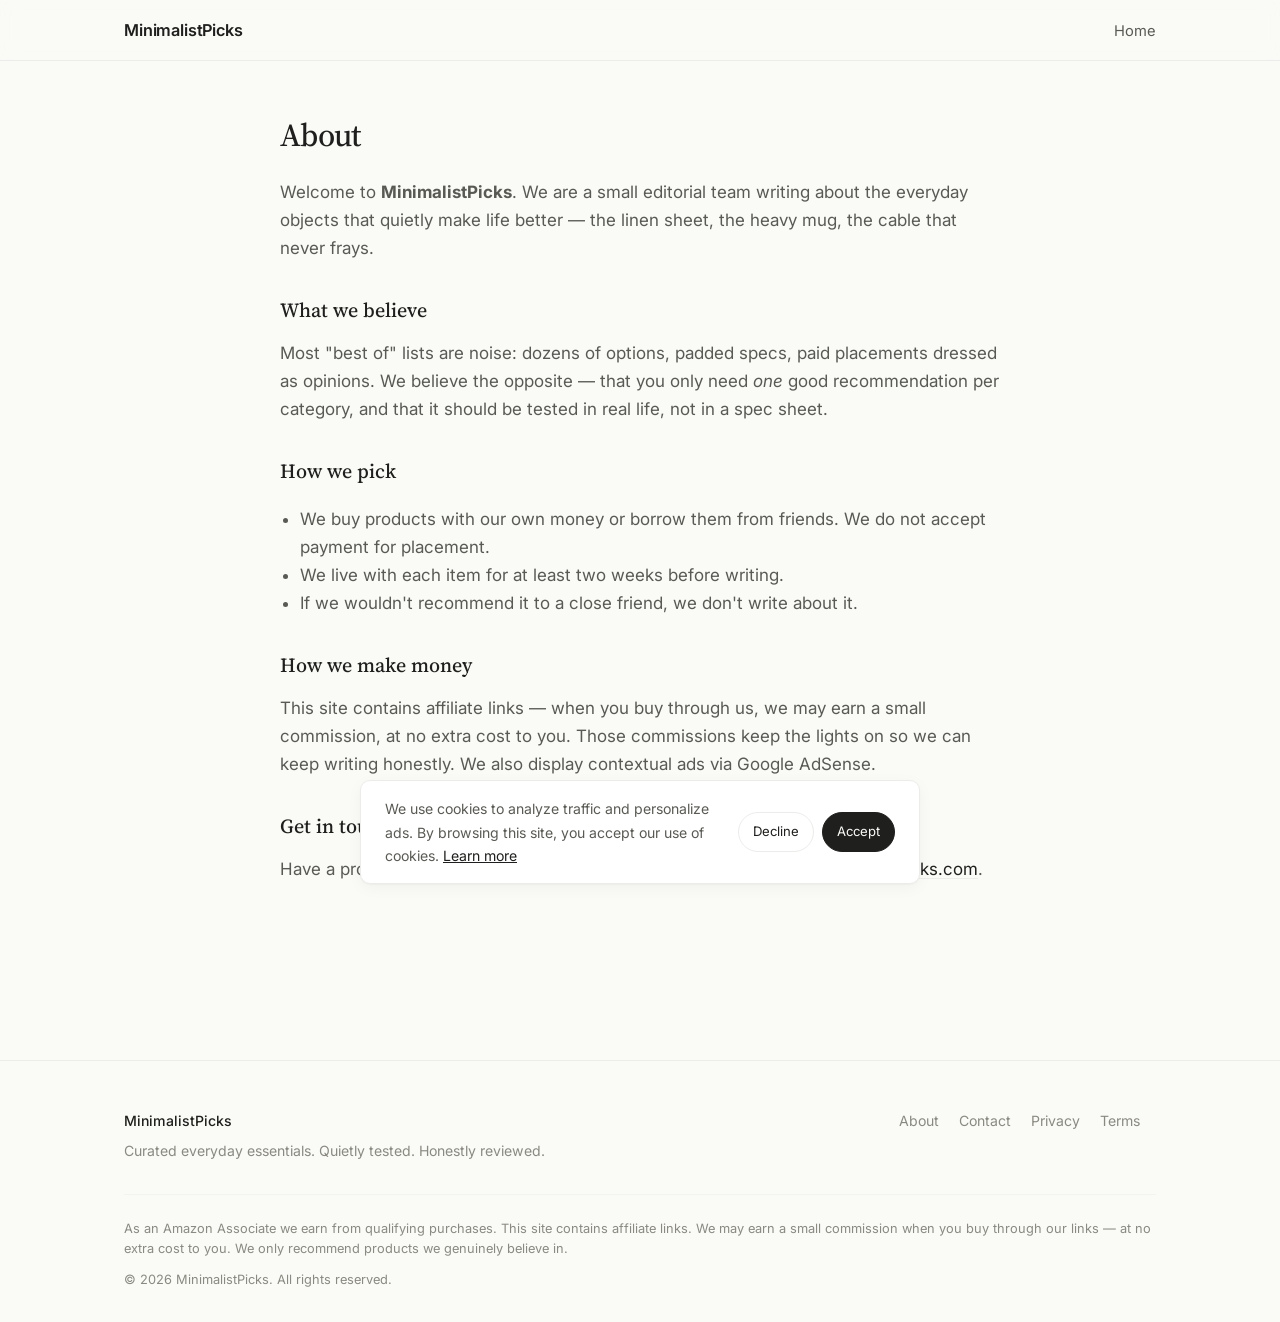
<file: about.html>
<!doctype html>
<html lang="en">
<head>
  <meta charset="utf-8">
  <meta name="viewport" content="width=device-width, initial-scale=1, viewport-fit=cover">
  <meta name="theme-color" content="#fafaf7" media="(prefers-color-scheme: light)">
  <meta name="theme-color" content="#15161a" media="(prefers-color-scheme: dark)">
  <meta name="description" content="About MinimalistPicks — our editorial philosophy and how we choose products.">
  <title>About · MinimalistPicks</title>

  <link rel="preconnect" href="https://fonts.googleapis.com" crossorigin>
  <link rel="preconnect" href="https://fonts.gstatic.com" crossorigin>
  <link href="https://fonts.googleapis.com/css2?family=Inter:wght@400;500;600&family=Source+Serif+Pro:wght@400;500&display=swap" rel="stylesheet">
  <link rel="icon" type="image/svg+xml" href="data:image/svg+xml,%3Csvg xmlns='http://www.w3.org/2000/svg' viewBox='0 0 32 32'%3E%3Crect width='32' height='32' rx='8' fill='%231f1f1d'/%3E%3Ctext x='16' y='22' font-family='Georgia,serif' font-size='20' text-anchor='middle' fill='%23fafaf7'%3EM%3C/text%3E%3C/svg%3E">
  <link rel="stylesheet" href="assets/style.css">
</head>
<body data-page="legal">

  <div data-site-header></div>

  <main>
    <div class="container container--narrow legal-body">
      <h1 data-page-title>About</h1>
      <p>Welcome to <strong data-fill="siteName">MinimalistPicks</strong>. We are a small editorial team writing about the everyday objects that quietly make life better — the linen sheet, the heavy mug, the cable that never frays.</p>

      <h2>What we believe</h2>
      <p>Most "best of" lists are noise: dozens of options, padded specs, paid placements dressed as opinions. We believe the opposite — that you only need <em>one</em> good recommendation per category, and that it should be tested in real life, not in a spec sheet.</p>

      <h2>How we pick</h2>
      <ul>
        <li>We buy products with our own money or borrow them from friends. We do not accept payment for placement.</li>
        <li>We live with each item for at least two weeks before writing.</li>
        <li>If we wouldn't recommend it to a close friend, we don't write about it.</li>
      </ul>

      <h2>How we make money</h2>
      <p>This site contains affiliate links — when you buy through us, we may earn a small commission, at no extra cost to you. Those commissions keep the lights on so we can keep writing honestly. We also display contextual ads via Google AdSense.</p>

      <h2>Get in touch</h2>
      <p>Have a product we should test, or a story to share? Write to <a data-fill="contactEmail" href="#"></a>.</p>
    </div>
  </main>

  <div data-site-footer></div>

  <script src="config.js"></script>
  <script src="articles.js"></script>
  <script src="assets/main.js" defer></script>
  <script>
    // Fix mailto link after hydration
    document.addEventListener('DOMContentLoaded', () => {
      setTimeout(() => {
        const a = document.querySelector('a[data-fill="contactEmail"]');
        if (a) a.href = 'mailto:' + (window.SITE_CONFIG?.contactEmail || '');
      }, 0);
    });
  </script>
</body>
</html>
</file>
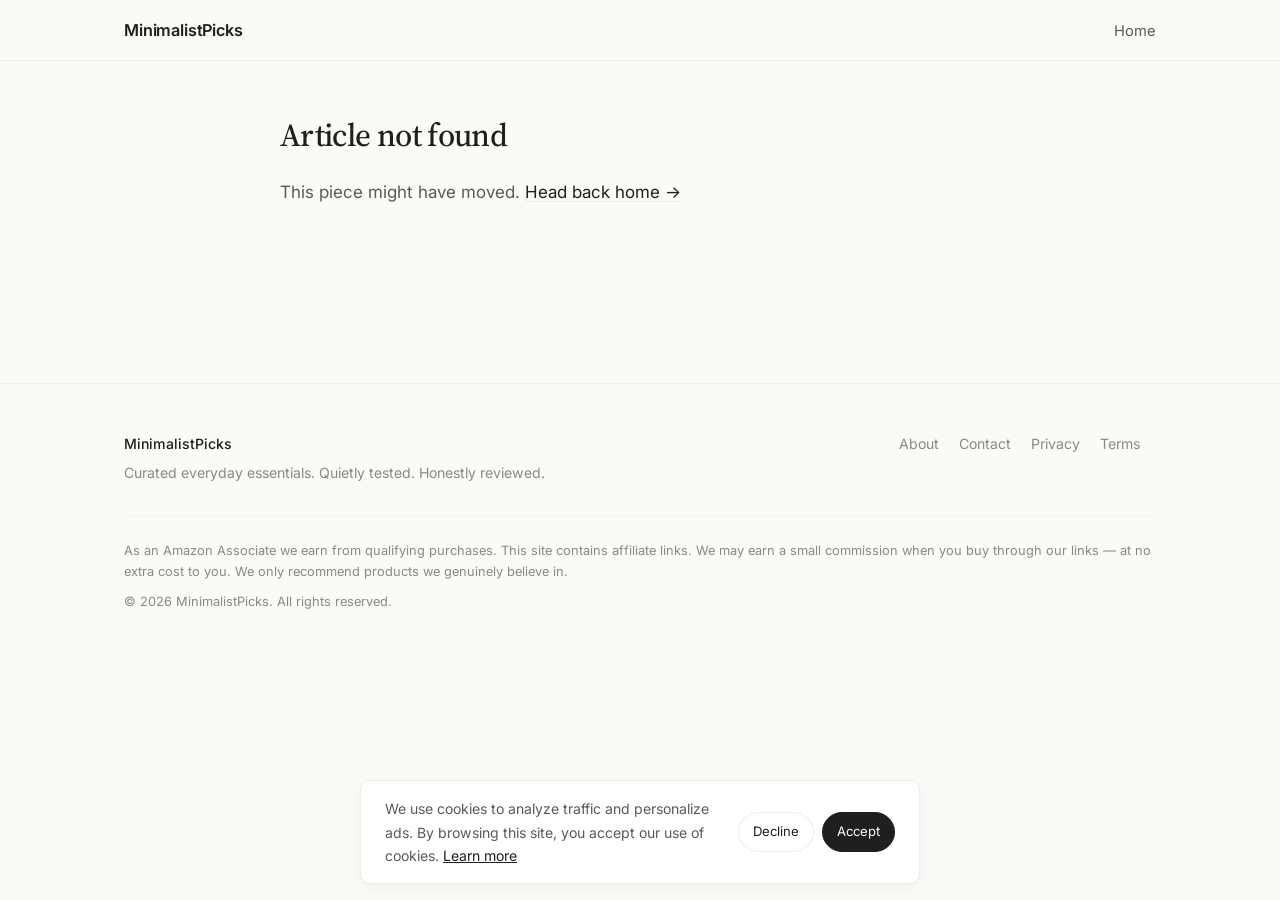
<file: article.html>
<!doctype html>
<html lang="en">
<head>
  <meta charset="utf-8">
  <meta name="viewport" content="width=device-width, initial-scale=1, viewport-fit=cover">
  <meta name="theme-color" content="#fafaf7" media="(prefers-color-scheme: light)">
  <meta name="theme-color" content="#15161a" media="(prefers-color-scheme: dark)">
  <meta name="description" content="">
  <title>MinimalistPicks</title>

  <link rel="preconnect" href="https://images.unsplash.com" crossorigin>
  <link rel="preconnect" href="https://fonts.googleapis.com" crossorigin>
  <link rel="preconnect" href="https://fonts.gstatic.com" crossorigin>
  <link href="https://fonts.googleapis.com/css2?family=Inter:wght@400;500;600&family=Source+Serif+Pro:wght@400;500&display=swap" rel="stylesheet">

  <link rel="icon" type="image/svg+xml" href="data:image/svg+xml,%3Csvg xmlns='http://www.w3.org/2000/svg' viewBox='0 0 32 32'%3E%3Crect width='32' height='32' rx='8' fill='%231f1f1d'/%3E%3Ctext x='16' y='22' font-family='Georgia,serif' font-size='20' text-anchor='middle' fill='%23fafaf7'%3EM%3C/text%3E%3C/svg%3E">

  <link rel="stylesheet" href="assets/style.css">
</head>
<body data-page="article">

  <div data-site-header></div>

  <main data-article-root></main>

  <div data-site-footer></div>

  <script src="config.js"></script>
  <script src="articles.js"></script>
  <script src="assets/main.js" defer></script>
</body>
</html>
</file>
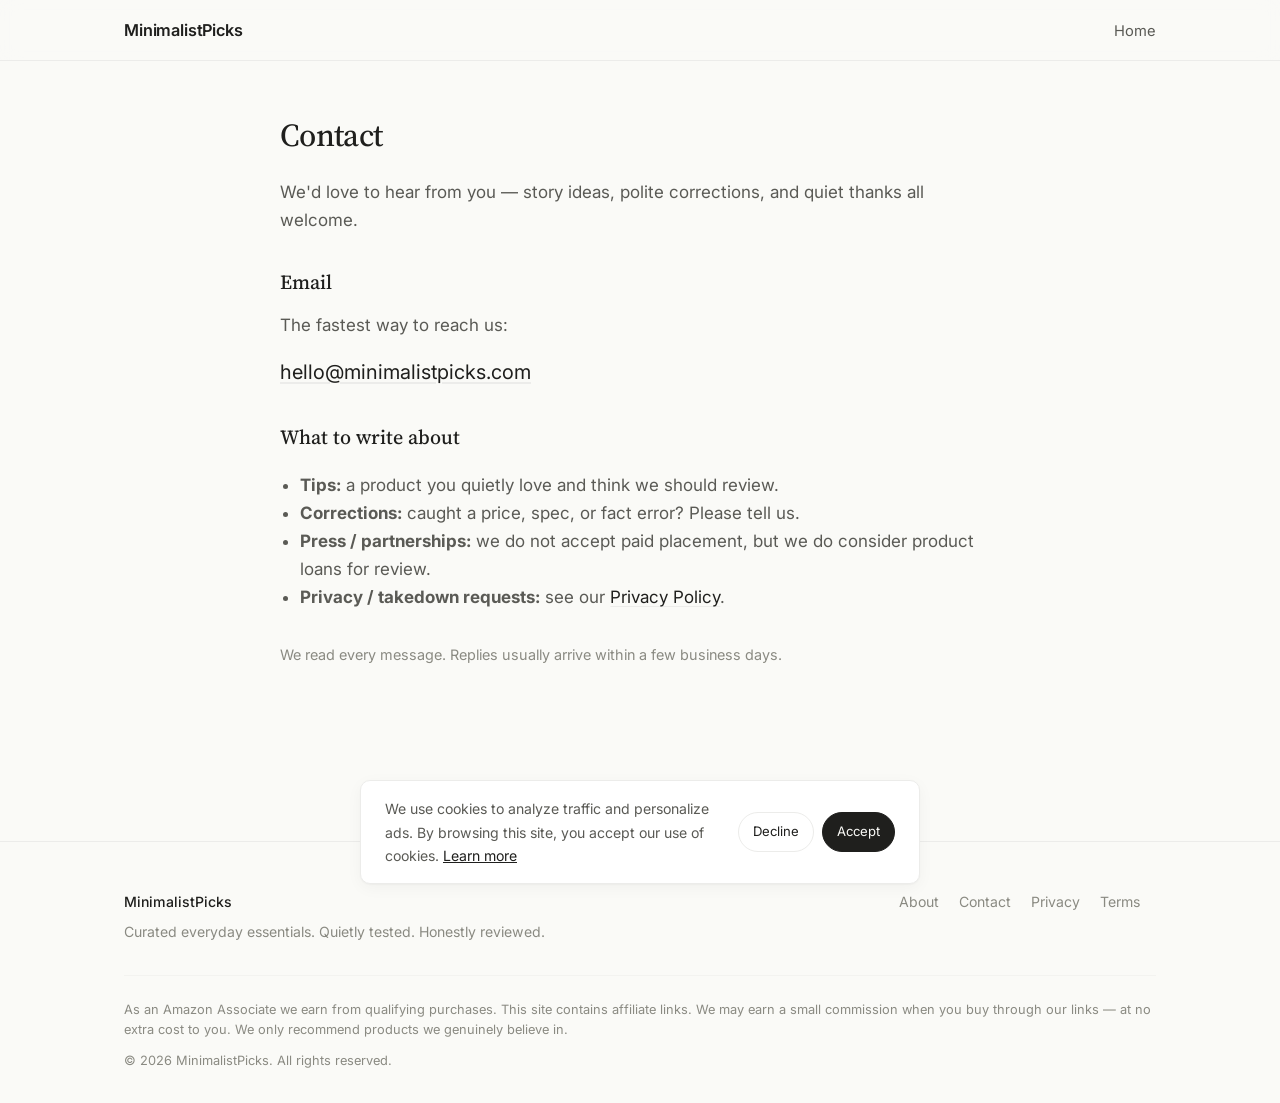
<file: contact.html>
<!doctype html>
<html lang="en">
<head>
  <meta charset="utf-8">
  <meta name="viewport" content="width=device-width, initial-scale=1, viewport-fit=cover">
  <meta name="theme-color" content="#fafaf7" media="(prefers-color-scheme: light)">
  <meta name="theme-color" content="#15161a" media="(prefers-color-scheme: dark)">
  <meta name="description" content="Contact MinimalistPicks — tips, corrections, partnerships.">
  <title>Contact · MinimalistPicks</title>

  <link rel="preconnect" href="https://fonts.googleapis.com" crossorigin>
  <link rel="preconnect" href="https://fonts.gstatic.com" crossorigin>
  <link href="https://fonts.googleapis.com/css2?family=Inter:wght@400;500;600&family=Source+Serif+Pro:wght@400;500&display=swap" rel="stylesheet">
  <link rel="icon" type="image/svg+xml" href="data:image/svg+xml,%3Csvg xmlns='http://www.w3.org/2000/svg' viewBox='0 0 32 32'%3E%3Crect width='32' height='32' rx='8' fill='%231f1f1d'/%3E%3Ctext x='16' y='22' font-family='Georgia,serif' font-size='20' text-anchor='middle' fill='%23fafaf7'%3EM%3C/text%3E%3C/svg%3E">
  <link rel="stylesheet" href="assets/style.css">
</head>
<body data-page="legal">

  <div data-site-header></div>

  <main>
    <div class="container container--narrow legal-body">
      <h1 data-page-title>Contact</h1>
      <p>We'd love to hear from you — story ideas, polite corrections, and quiet thanks all welcome.</p>

      <h2>Email</h2>
      <p>The fastest way to reach us:</p>
      <p style="font-size:1.25rem;">
        <a data-fill="contactEmail" id="ce" href="#"></a>
      </p>

      <h2>What to write about</h2>
      <ul>
        <li><strong>Tips:</strong> a product you quietly love and think we should review.</li>
        <li><strong>Corrections:</strong> caught a price, spec, or fact error? Please tell us.</li>
        <li><strong>Press / partnerships:</strong> we do not accept paid placement, but we do consider product loans for review.</li>
        <li><strong>Privacy / takedown requests:</strong> see our <a href="privacy.html">Privacy Policy</a>.</li>
      </ul>

      <p style="margin-top:32px;color:var(--c-ink-muted);font-size:.9rem;">We read every message. Replies usually arrive within a few business days.</p>
    </div>
  </main>

  <div data-site-footer></div>

  <script src="config.js"></script>
  <script src="articles.js"></script>
  <script src="assets/main.js" defer></script>
  <script>
    document.addEventListener('DOMContentLoaded', () => {
      setTimeout(() => {
        const a = document.getElementById('ce');
        if (a) a.href = 'mailto:' + (window.SITE_CONFIG?.contactEmail || '');
      }, 0);
    });
  </script>
</body>
</html>
</file>
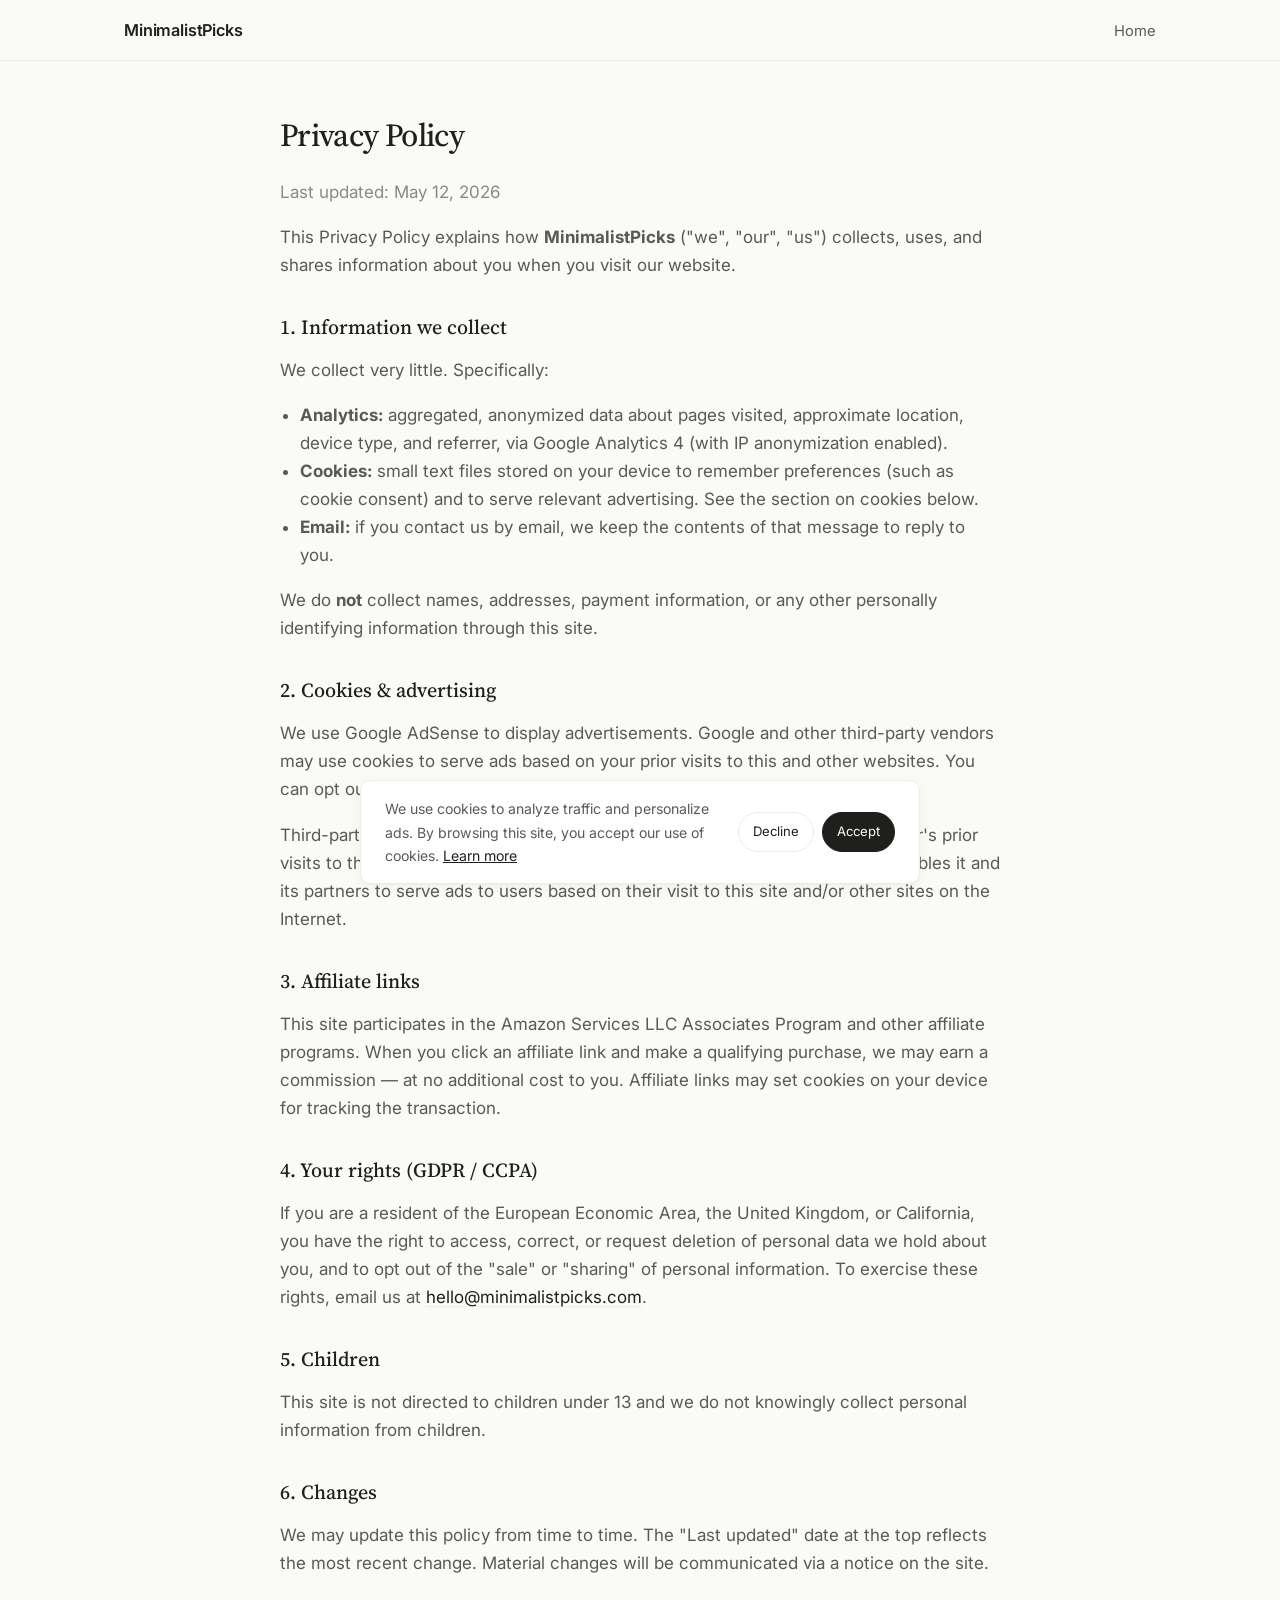
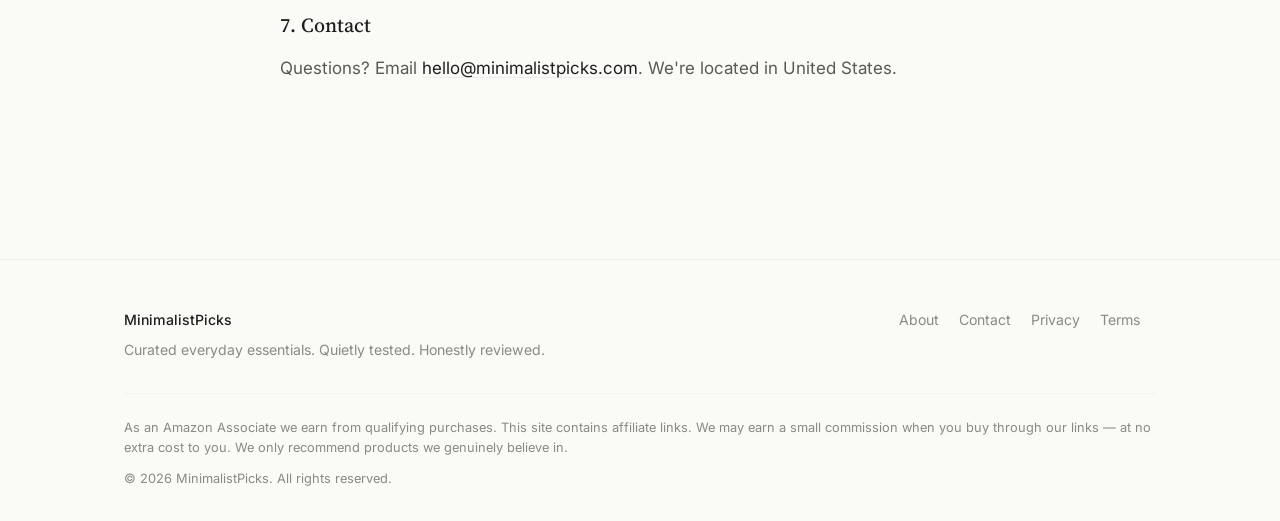
<file: privacy.html>
<!doctype html>
<html lang="en">
<head>
  <meta charset="utf-8">
  <meta name="viewport" content="width=device-width, initial-scale=1, viewport-fit=cover">
  <meta name="theme-color" content="#fafaf7" media="(prefers-color-scheme: light)">
  <meta name="theme-color" content="#15161a" media="(prefers-color-scheme: dark)">
  <meta name="description" content="Privacy policy for MinimalistPicks — how we handle data, cookies, and ads.">
  <title>Privacy Policy · MinimalistPicks</title>

  <link rel="preconnect" href="https://fonts.googleapis.com" crossorigin>
  <link rel="preconnect" href="https://fonts.gstatic.com" crossorigin>
  <link href="https://fonts.googleapis.com/css2?family=Inter:wght@400;500;600&family=Source+Serif+Pro:wght@400;500&display=swap" rel="stylesheet">
  <link rel="icon" type="image/svg+xml" href="data:image/svg+xml,%3Csvg xmlns='http://www.w3.org/2000/svg' viewBox='0 0 32 32'%3E%3Crect width='32' height='32' rx='8' fill='%231f1f1d'/%3E%3Ctext x='16' y='22' font-family='Georgia,serif' font-size='20' text-anchor='middle' fill='%23fafaf7'%3EM%3C/text%3E%3C/svg%3E">
  <link rel="stylesheet" href="assets/style.css">
</head>
<body data-page="legal">

  <div data-site-header></div>

  <main>
    <div class="container container--narrow legal-body">
      <h1 data-page-title>Privacy Policy</h1>
      <p style="color:var(--c-ink-muted);">Last updated: <span data-fill="privacyDate"></span></p>

      <p>This Privacy Policy explains how <strong data-fill="siteName"></strong> ("we", "our", "us") collects, uses, and shares information about you when you visit our website.</p>

      <h2>1. Information we collect</h2>
      <p>We collect very little. Specifically:</p>
      <ul>
        <li><strong>Analytics:</strong> aggregated, anonymized data about pages visited, approximate location, device type, and referrer, via Google Analytics 4 (with IP anonymization enabled).</li>
        <li><strong>Cookies:</strong> small text files stored on your device to remember preferences (such as cookie consent) and to serve relevant advertising. See the section on cookies below.</li>
        <li><strong>Email:</strong> if you contact us by email, we keep the contents of that message to reply to you.</li>
      </ul>
      <p>We do <strong>not</strong> collect names, addresses, payment information, or any other personally identifying information through this site.</p>

      <h2>2. Cookies & advertising</h2>
      <p>We use Google AdSense to display advertisements. Google and other third-party vendors may use cookies to serve ads based on your prior visits to this and other websites. You can opt out of personalized advertising by visiting <a href="https://www.google.com/settings/ads" rel="noopener" target="_blank">Google Ads Settings</a>.</p>
      <p>Third-party vendors, including Google, use cookies to serve ads based on a user's prior visits to this website or other websites. Google's use of advertising cookies enables it and its partners to serve ads to users based on their visit to this site and/or other sites on the Internet.</p>

      <h2>3. Affiliate links</h2>
      <p>This site participates in the Amazon Services LLC Associates Program and other affiliate programs. When you click an affiliate link and make a qualifying purchase, we may earn a commission — at no additional cost to you. Affiliate links may set cookies on your device for tracking the transaction.</p>

      <h2>4. Your rights (GDPR / CCPA)</h2>
      <p>If you are a resident of the European Economic Area, the United Kingdom, or California, you have the right to access, correct, or request deletion of personal data we hold about you, and to opt out of the "sale" or "sharing" of personal information. To exercise these rights, email us at <a id="ce" data-fill="contactEmail" href="#"></a>.</p>

      <h2>5. Children</h2>
      <p>This site is not directed to children under 13 and we do not knowingly collect personal information from children.</p>

      <h2>6. Changes</h2>
      <p>We may update this policy from time to time. The "Last updated" date at the top reflects the most recent change. Material changes will be communicated via a notice on the site.</p>

      <h2>7. Contact</h2>
      <p>Questions? Email <a id="ce2" data-fill="contactEmail" href="#"></a>. We're located in <span data-fill="companyLocation"></span>.</p>
    </div>
  </main>

  <div data-site-footer></div>

  <script src="config.js"></script>
  <script src="articles.js"></script>
  <script src="assets/main.js" defer></script>
  <script>
    document.addEventListener('DOMContentLoaded', () => {
      setTimeout(() => {
        ['ce','ce2'].forEach(id => {
          const a = document.getElementById(id);
          if (a) a.href = 'mailto:' + (window.SITE_CONFIG?.contactEmail || '');
        });
      }, 0);
    });
  </script>
</body>
</html>
</file>
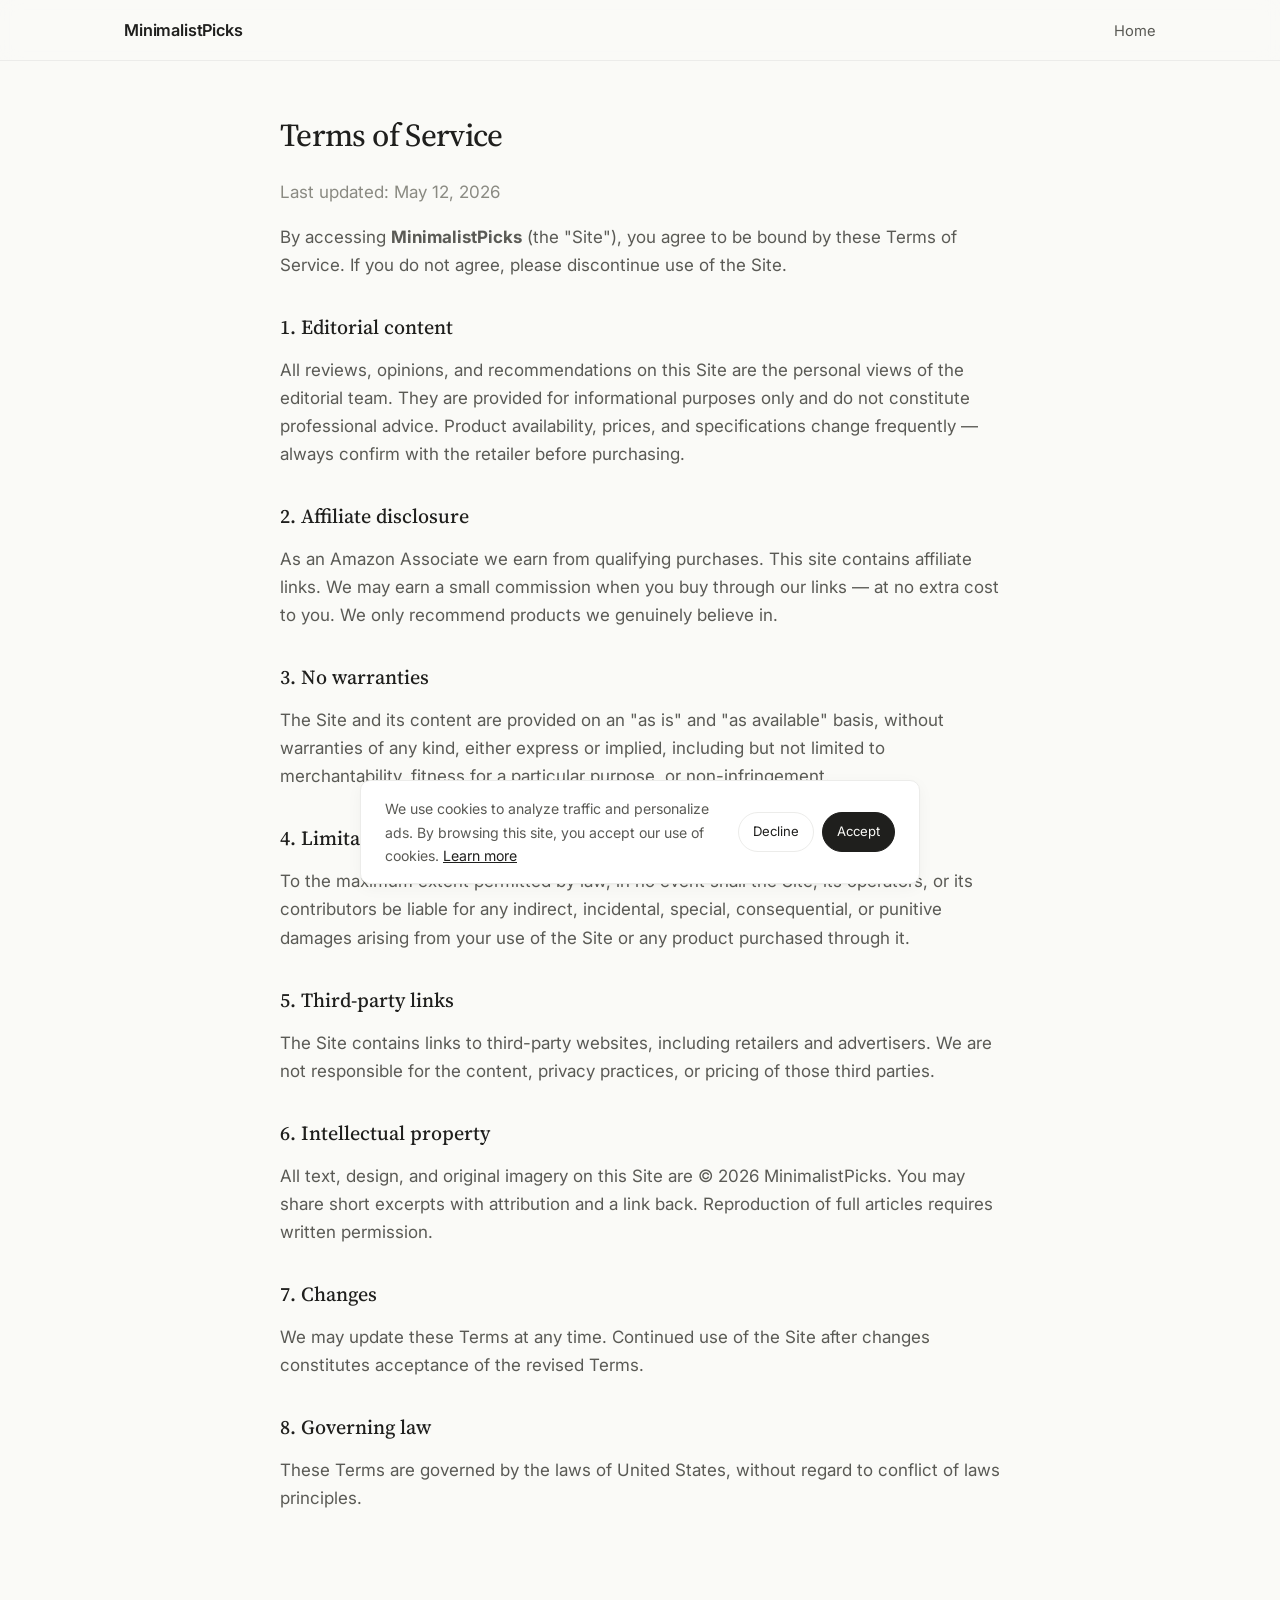
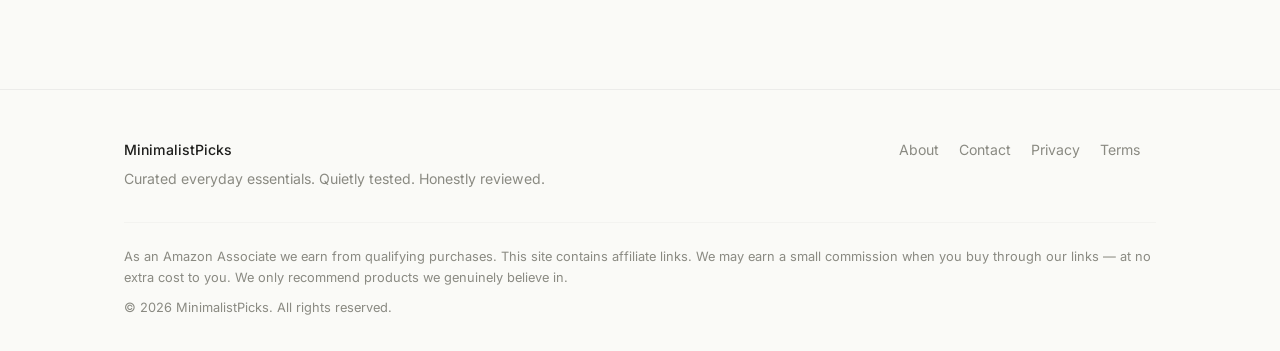
<file: terms.html>
<!doctype html>
<html lang="en">
<head>
  <meta charset="utf-8">
  <meta name="viewport" content="width=device-width, initial-scale=1, viewport-fit=cover">
  <meta name="theme-color" content="#fafaf7" media="(prefers-color-scheme: light)">
  <meta name="theme-color" content="#15161a" media="(prefers-color-scheme: dark)">
  <meta name="description" content="Terms of service for MinimalistPicks.">
  <title>Terms of Service · MinimalistPicks</title>

  <link rel="preconnect" href="https://fonts.googleapis.com" crossorigin>
  <link rel="preconnect" href="https://fonts.gstatic.com" crossorigin>
  <link href="https://fonts.googleapis.com/css2?family=Inter:wght@400;500;600&family=Source+Serif+Pro:wght@400;500&display=swap" rel="stylesheet">
  <link rel="icon" type="image/svg+xml" href="data:image/svg+xml,%3Csvg xmlns='http://www.w3.org/2000/svg' viewBox='0 0 32 32'%3E%3Crect width='32' height='32' rx='8' fill='%231f1f1d'/%3E%3Ctext x='16' y='22' font-family='Georgia,serif' font-size='20' text-anchor='middle' fill='%23fafaf7'%3EM%3C/text%3E%3C/svg%3E">
  <link rel="stylesheet" href="assets/style.css">
</head>
<body data-page="legal">

  <div data-site-header></div>

  <main>
    <div class="container container--narrow legal-body">
      <h1 data-page-title>Terms of Service</h1>
      <p style="color:var(--c-ink-muted);">Last updated: <span data-fill="privacyDate"></span></p>

      <p>By accessing <strong data-fill="siteName"></strong> (the "Site"), you agree to be bound by these Terms of Service. If you do not agree, please discontinue use of the Site.</p>

      <h2>1. Editorial content</h2>
      <p>All reviews, opinions, and recommendations on this Site are the personal views of the editorial team. They are provided for informational purposes only and do not constitute professional advice. Product availability, prices, and specifications change frequently — always confirm with the retailer before purchasing.</p>

      <h2>2. Affiliate disclosure</h2>
      <p data-fill="ftcDisclosure"></p>

      <h2>3. No warranties</h2>
      <p>The Site and its content are provided on an "as is" and "as available" basis, without warranties of any kind, either express or implied, including but not limited to merchantability, fitness for a particular purpose, or non-infringement.</p>

      <h2>4. Limitation of liability</h2>
      <p>To the maximum extent permitted by law, in no event shall the Site, its operators, or its contributors be liable for any indirect, incidental, special, consequential, or punitive damages arising from your use of the Site or any product purchased through it.</p>

      <h2>5. Third-party links</h2>
      <p>The Site contains links to third-party websites, including retailers and advertisers. We are not responsible for the content, privacy practices, or pricing of those third parties.</p>

      <h2>6. Intellectual property</h2>
      <p>All text, design, and original imagery on this Site are © <span id="yr"></span> <span data-fill="siteName"></span>. You may share short excerpts with attribution and a link back. Reproduction of full articles requires written permission.</p>

      <h2>7. Changes</h2>
      <p>We may update these Terms at any time. Continued use of the Site after changes constitutes acceptance of the revised Terms.</p>

      <h2>8. Governing law</h2>
      <p>These Terms are governed by the laws of <span data-fill="companyLocation"></span>, without regard to conflict of laws principles.</p>
    </div>
  </main>

  <div data-site-footer></div>

  <script src="config.js"></script>
  <script src="articles.js"></script>
  <script src="assets/main.js" defer></script>
  <script>
    document.getElementById('yr').textContent = new Date().getFullYear();
  </script>
</body>
</html>
</file>
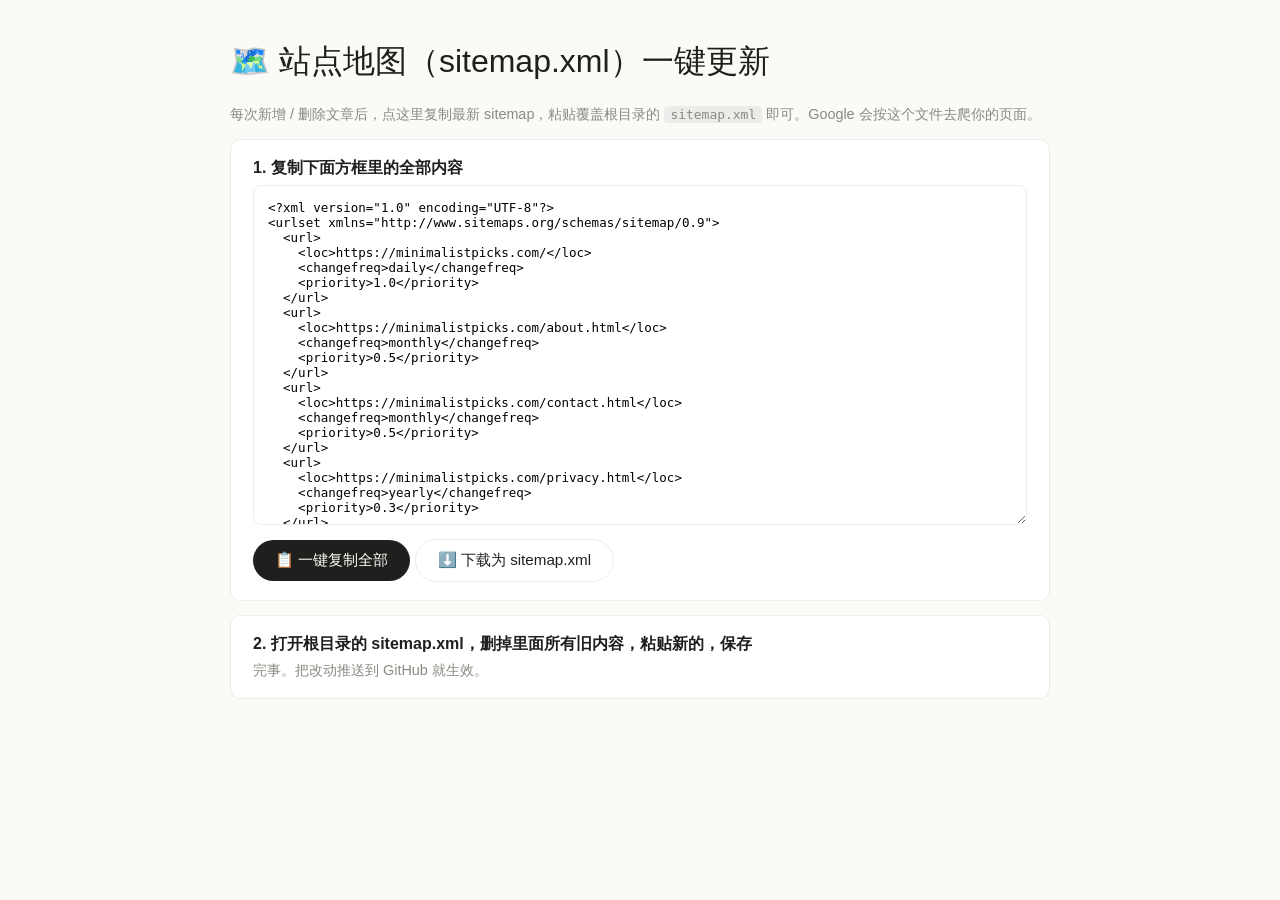
<file: tools/update-sitemap.html>
<!doctype html>
<html lang="zh-CN">
<head>
  <meta charset="utf-8">
  <meta name="viewport" content="width=device-width, initial-scale=1">
  <meta name="robots" content="noindex">
  <title>站点地图生成器 · MinimalistPicks Tools</title>
  <style>
    body { font-family: -apple-system, BlinkMacSystemFont, "Segoe UI", "PingFang SC", "Microsoft YaHei", sans-serif; max-width: 820px; margin: 40px auto; padding: 0 20px; color:#1f1f1d; background:#fafaf7; }
    h1 { font-weight: 500; }
    .step { background:#fff; border:1px solid #ececea; border-radius:10px; padding:18px 22px; margin:14px 0; }
    .step b { display:block; margin-bottom:6px; }
    textarea { width:100%; height:340px; font-family:ui-monospace, Menlo, monospace; font-size:12.5px; border:1px solid #ececea; border-radius:8px; padding:14px; box-sizing:border-box; background:#fff; }
    button { background:#1f1f1d; color:#fafaf7; border:0; border-radius:999px; padding:10px 22px; font-size:.95rem; cursor:pointer; margin-top:10px; }
    button.ghost { background:transparent; color:#1f1f1d; border:1px solid #ececea; }
    .toast { position:fixed; bottom:30px; left:50%; transform:translateX(-50%); background:#1f1f1d; color:#fafaf7; padding:10px 18px; border-radius:999px; opacity:0; transition:opacity .2s; }
    .toast.show { opacity:1; }
    code { background:#ececea; padding:1px 6px; border-radius:4px; font-size:.9em; }
    .muted { color:#8a8a82; font-size:.9rem; }
  </style>
</head>
<body>

<h1>🗺️ 站点地图（sitemap.xml）一键更新</h1>
<p class="muted">每次新增 / 删除文章后，点这里复制最新 sitemap，粘贴覆盖根目录的 <code>sitemap.xml</code> 即可。Google 会按这个文件去爬你的页面。</p>

<div class="step">
  <b>1. 复制下面方框里的全部内容</b>
  <textarea id="out" readonly></textarea>
  <button id="copy">📋 一键复制全部</button>
  <button class="ghost" id="dl">⬇️ 下载为 sitemap.xml</button>
</div>

<div class="step">
  <b>2. 打开根目录的 sitemap.xml，删掉里面所有旧内容，粘贴新的，保存</b>
  <span class="muted">完事。把改动推送到 GitHub 就生效。</span>
</div>

<div class="toast" id="toast"></div>

<script src="../config.js"></script>
<script src="../articles.js"></script>
<script>
(async function(){
  const C = window.SITE_CONFIG || {};
  const SLUGS = window.ARTICLES || [];
  const base = (C.siteUrl || 'https://example.com').replace(/\/$/, '');
  const today = new Date().toISOString().slice(0,10);

  // Fetch each post's frontmatter to get the real date for <lastmod>
  async function fetchDate(slug) {
    try {
      const r = await fetch('../posts/' + slug + '.md');
      if (!r.ok) return today;
      const t = await r.text();
      const m = t.match(/^---\s*\n([\s\S]*?)\n---/);
      if (!m) return today;
      const dm = m[1].match(/^\s*date\s*:\s*(.+)$/m);
      return dm ? dm[1].trim() : today;
    } catch { return today; }
  }
  const dates = await Promise.all(SLUGS.map(fetchDate));

  const urls = [
    { loc: base + '/',              changefreq:'daily',   priority:'1.0' },
    { loc: base + '/about.html',    changefreq:'monthly', priority:'0.5' },
    { loc: base + '/contact.html',  changefreq:'monthly', priority:'0.5' },
    { loc: base + '/privacy.html',  changefreq:'yearly',  priority:'0.3' },
    { loc: base + '/terms.html',    changefreq:'yearly',  priority:'0.3' }
  ];
  SLUGS.forEach((slug, i) => {
    urls.push({
      loc: base + '/article.html?slug=' + slug,
      lastmod: dates[i],
      changefreq: 'monthly',
      priority: '0.9'
    });
  });

  const xml =
'<?xml version="1.0" encoding="UTF-8"?>\n' +
'<urlset xmlns="http://www.sitemaps.org/schemas/sitemap/0.9">\n' +
urls.map(u =>
'  <url>\n' +
'    <loc>' + u.loc + '</loc>\n' +
(u.lastmod ? '    <lastmod>' + u.lastmod + '</lastmod>\n' : '') +
'    <changefreq>' + u.changefreq + '</changefreq>\n' +
'    <priority>' + u.priority + '</priority>\n' +
'  </url>'
).join('\n') +
'\n</urlset>\n';

  const ta = document.getElementById('out');
  ta.value = xml;

  function toast(m){
    const t = document.getElementById('toast');
    t.textContent = m; t.classList.add('show');
    setTimeout(()=>t.classList.remove('show'), 1600);
  }

  document.getElementById('copy').onclick = async () => {
    ta.select();
    try { await navigator.clipboard.writeText(xml); toast('已复制到剪贴板'); }
    catch { document.execCommand('copy'); toast('已复制'); }
  };
  document.getElementById('dl').onclick = () => {
    const blob = new Blob([xml], { type: 'application/xml' });
    const a = document.createElement('a');
    a.href = URL.createObjectURL(blob);
    a.download = 'sitemap.xml';
    a.click();
    URL.revokeObjectURL(a.href);
  };
})();
</script>
</body>
</html>
</file>
<file: assets/style.css>
/* ============================================================
   MinimalistPicks · Zen Minimal Stylesheet
   - Single file, vanilla CSS, custom properties only
   - Inter / system font stack
   - 16:9 reserved containers (no CLS)
   - Native lazy-load friendly
   ============================================================ */

:root {
  --c-bg:        #fafaf7;
  --c-surface:   #ffffff;
  --c-ink:       #1f1f1d;
  --c-ink-soft:  #5a5a55;
  --c-ink-muted: #8a8a82;
  --c-line:      #ececea;
  --c-line-soft: #f3f3f0;
  --c-accent:    #1f1f1d;
  --c-star:      #c9a227;
  --c-toast-bg:  #1f1f1d;
  --c-toast-fg:  #fafaf7;
  --c-ad-bg:     #f5f5f1;

  --r-sm: 6px;
  --r-md: 10px;
  --r-lg: 16px;

  --t-fast: 120ms ease;
  --t-med:  240ms ease;

  --shadow-card: 0 1px 2px rgba(0,0,0,.04), 0 4px 16px rgba(0,0,0,.04);

  --space-1: 4px;
  --space-2: 8px;
  --space-3: 12px;
  --space-4: 16px;
  --space-5: 24px;
  --space-6: 32px;
  --space-7: 48px;
  --space-8: 64px;
  --space-9: 96px;

  --font-sans: "Inter", -apple-system, BlinkMacSystemFont, "Segoe UI", Roboto, "Helvetica Neue", Arial, "PingFang SC", "Hiragino Sans", "Microsoft YaHei", sans-serif;
  --font-serif: "Source Serif Pro", "Iowan Old Style", "Apple Garamond", Georgia, "Times New Roman", serif;

  --max-w: 1080px;
  --max-w-read: 720px;
}

@media (prefers-color-scheme: dark) {
  :root {
    --c-bg:        #15161a;
    --c-surface:   #1c1d22;
    --c-ink:       #ececea;
    --c-ink-soft:  #b8b8b0;
    --c-ink-muted: #7a7a72;
    --c-line:      #2a2b30;
    --c-line-soft: #22232a;
    --c-accent:    #ececea;
    --c-ad-bg:     #1f2026;
    --c-toast-bg:  #ececea;
    --c-toast-fg:  #1f1f1d;
    --shadow-card: 0 1px 2px rgba(0,0,0,.3), 0 4px 16px rgba(0,0,0,.25);
  }
}

/* ——— Reset ——— */
*, *::before, *::after { box-sizing: border-box; }
html { -webkit-text-size-adjust: 100%; scroll-behavior: smooth; }
body {
  margin: 0;
  background: var(--c-bg);
  color: var(--c-ink);
  font-family: var(--font-sans);
  font-size: 17px;
  line-height: 1.65;
  -webkit-font-smoothing: antialiased;
  -moz-osx-font-smoothing: grayscale;
  opacity: 0;            /* avoids FOUC; main.js fades it in */
  transition: opacity 240ms ease;
}
body.is-ready { opacity: 1; }
img, svg { max-width: 100%; display: block; }
a { color: var(--c-ink); text-decoration: none; transition: opacity var(--t-fast); }
a:hover { opacity: .65; }
button { font: inherit; cursor: pointer; }
hr { border: 0; border-top: 1px solid var(--c-line); margin: var(--space-7) 0; }

/* ——— Layout ——— */
.container {
  width: 100%;
  max-width: var(--max-w);
  margin: 0 auto;
  padding: 0 var(--space-5);
}
.container--narrow {
  max-width: var(--max-w-read);
}

/* ——— Header ——— */
.site-header {
  border-bottom: 1px solid var(--c-line);
  background: var(--c-bg);
  position: sticky;
  top: 0;
  z-index: 50;
  -webkit-backdrop-filter: saturate(180%) blur(10px);
  backdrop-filter: saturate(180%) blur(10px);
  background: color-mix(in srgb, var(--c-bg) 86%, transparent);
}
.site-header__inner {
  display: flex;
  align-items: center;
  justify-content: space-between;
  height: 60px;
}
.site-logo {
  font-weight: 600;
  letter-spacing: -0.01em;
  font-size: 1.02rem;
}
.site-nav a {
  color: var(--c-ink-soft);
  font-size: .92rem;
  margin-left: var(--space-5);
}
.site-nav a:first-child { margin-left: 0; }

/* ——— Hero (home) ——— */
.hero {
  padding: var(--space-8) 0 var(--space-6);
  text-align: center;
}
.hero h1 {
  font-family: var(--font-serif);
  font-weight: 500;
  font-size: clamp(1.9rem, 4vw, 2.6rem);
  letter-spacing: -0.02em;
  line-height: 1.2;
  margin: 0 0 var(--space-3);
}
.hero p {
  color: var(--c-ink-soft);
  margin: 0 auto;
  max-width: 540px;
  font-size: 1.02rem;
}

/* ——— Card grid ——— */
.grid {
  display: grid;
  grid-template-columns: repeat(auto-fill, minmax(280px, 1fr));
  gap: var(--space-6) var(--space-5);
  padding: var(--space-5) 0 var(--space-8);
}
.card {
  display: block;
  background: transparent;
  border-radius: var(--r-md);
  overflow: hidden;
  transition: transform var(--t-med);
}
.card:hover { opacity: 1; transform: translateY(-2px); }
.card__media {
  position: relative;
  aspect-ratio: 16/9;
  background: var(--c-line-soft);
  border-radius: var(--r-md);
  overflow: hidden;
}
.card__media img {
  width: 100%;
  height: 100%;
  object-fit: cover;
  transition: transform 500ms ease;
}
.card:hover .card__media img { transform: scale(1.02); }
.card__meta {
  display: flex;
  align-items: center;
  gap: var(--space-3);
  margin-top: var(--space-4);
  color: var(--c-ink-muted);
  font-size: .82rem;
}
.card__title {
  margin: var(--space-2) 0 0;
  font-size: 1.08rem;
  line-height: 1.4;
  font-weight: 500;
  letter-spacing: -0.01em;
  color: var(--c-ink);
}
.card__excerpt {
  color: var(--c-ink-soft);
  font-size: .92rem;
  margin-top: var(--space-2);
  display: -webkit-box;
  -webkit-line-clamp: 2;
  -webkit-box-orient: vertical;
  overflow: hidden;
}
.badge-new {
  display: inline-block;
  background: var(--c-ink);
  color: var(--c-bg);
  padding: 2px 8px;
  border-radius: 999px;
  font-size: .68rem;
  letter-spacing: 0.04em;
  text-transform: uppercase;
}

/* ——— Article ——— */
.article-head {
  padding: var(--space-7) 0 var(--space-5);
}
.breadcrumb {
  font-size: .82rem;
  color: var(--c-ink-muted);
  margin-bottom: var(--space-5);
}
.breadcrumb a { color: var(--c-ink-muted); }
.breadcrumb a:hover { color: var(--c-ink); opacity: 1; }
.article-title {
  font-family: var(--font-serif);
  font-weight: 500;
  font-size: clamp(1.8rem, 4vw, 2.4rem);
  letter-spacing: -0.02em;
  line-height: 1.22;
  margin: 0 0 var(--space-4);
}
.article-meta {
  display: flex;
  align-items: center;
  gap: var(--space-4);
  flex-wrap: wrap;
  color: var(--c-ink-muted);
  font-size: .9rem;
  margin-bottom: var(--space-6);
}
.article-cover {
  aspect-ratio: 16/9;
  background: var(--c-line-soft);
  border-radius: var(--r-md);
  overflow: hidden;
  margin-bottom: var(--space-6);
}
.article-cover img { width:100%; height:100%; object-fit: cover; }

.article-body {
  font-size: 1.05rem;
  line-height: 1.75;
  color: var(--c-ink);
}
.article-body p { margin: 0 0 1.2em; }
.article-body p.lead {
  font-family: var(--font-serif);
  font-size: 1.2rem;
  line-height: 1.55;
  color: var(--c-ink);
  margin: 0 0 1.4em;
  letter-spacing: -0.005em;
}
.article-body h2 {
  font-family: var(--font-serif);
  font-weight: 500;
  font-size: 1.4rem;
  letter-spacing: -0.01em;
  margin: var(--space-7) 0 var(--space-4);
  color: var(--c-ink);
}
.article-body h3 {
  font-family: var(--font-serif);
  font-weight: 500;
  font-size: 1.18rem;
  letter-spacing: -0.005em;
  margin: var(--space-6) 0 var(--space-3);
  color: var(--c-ink);
}
.article-body h4 {
  font-weight: 600;
  font-size: 1rem;
  margin: var(--space-5) 0 var(--space-2);
  color: var(--c-ink);
}
.article-body ul,
.article-body ol {
  list-style: none;
  padding: 0;
  margin: 0 0 var(--space-5);
}
.article-body ul li,
.article-body ol li {
  padding: var(--space-3) 0 var(--space-3) var(--space-5);
  border-bottom: 1px solid var(--c-line-soft);
  position: relative;
}
.article-body ul li::before {
  content: "";
  position: absolute;
  left: 0; top: 1.55em;
  width: 8px; height: 1px;
  background: var(--c-ink-muted);
}
.article-body ol {
  counter-reset: olc;
}
.article-body ol li {
  counter-increment: olc;
  padding-left: var(--space-6);
}
.article-body ol li::before {
  content: counter(olc) ".";
  position: absolute;
  left: 0; top: var(--space-3);
  color: var(--c-ink-muted);
  font-variant-numeric: tabular-nums;
  font-size: .92em;
}
.article-body ul li:last-child,
.article-body ol li:last-child { border-bottom: 0; }

.article-body figure {
  margin: var(--space-6) 0;
}
.article-body figure img {
  width: 100%;
  height: auto;
  border-radius: var(--r-md);
  background: var(--c-line-soft);
  display: block;
}
.article-body figcaption {
  font-size: .86rem;
  color: var(--c-ink-muted);
  text-align: center;
  margin-top: var(--space-3);
  line-height: 1.5;
}

.article-body > img,
.article-body p > img {
  width: 100%;
  height: auto;
  border-radius: var(--r-md);
  background: var(--c-line-soft);
  margin: var(--space-5) 0;
  display: block;
}

.article-body blockquote {
  margin: var(--space-6) 0;
  padding: var(--space-3) 0 var(--space-3) var(--space-5);
  border-left: 2px solid var(--c-ink);
  font-family: var(--font-serif);
  font-size: 1.18rem;
  line-height: 1.55;
  color: var(--c-ink);
  font-style: italic;
}
.article-body blockquote p { margin: 0 0 .5em; }
.article-body blockquote p:last-child { margin: 0; }

.article-body a:not(.btn):not(.share-btn) {
  color: var(--c-ink);
  text-decoration: underline;
  text-decoration-color: var(--c-line);
  text-underline-offset: 3px;
}
.article-body a:not(.btn):not(.share-btn):hover {
  text-decoration-color: var(--c-ink);
  opacity: 1;
}

.article-body code {
  font-family: ui-monospace, SFMono-Regular, Menlo, Monaco, Consolas, monospace;
  font-size: .92em;
  background: var(--c-line-soft);
  padding: 1px 6px;
  border-radius: 4px;
}
.article-body pre {
  background: var(--c-line-soft);
  padding: var(--space-4) var(--space-5);
  border-radius: var(--r-md);
  overflow-x: auto;
  margin: var(--space-5) 0;
  font-size: .92rem;
  line-height: 1.55;
}
.article-body pre code {
  background: none;
  padding: 0;
  font-size: 1em;
}

.article-body hr {
  border: 0;
  border-top: 1px solid var(--c-line);
  margin: var(--space-6) 0;
}

.article-body strong { font-weight: 600; color: var(--c-ink); }
.article-body em { font-style: italic; }

/* ——— Stars ——— */
.stars {
  display: inline-flex;
  align-items: center;
  gap: 4px;
  color: var(--c-star);
  font-size: 1rem;
  letter-spacing: 1px;
}
.stars .num {
  color: var(--c-ink-muted);
  margin-left: var(--space-2);
  font-size: .85rem;
  letter-spacing: 0;
}

/* ——— Amazon keyword copy box ——— */
.shop-box {
  margin: var(--space-6) 0;
  padding: var(--space-5);
  border: 1px solid var(--c-line);
  border-radius: var(--r-md);
  background: var(--c-surface);
}
.shop-box__label {
  font-size: .78rem;
  letter-spacing: 0.08em;
  text-transform: uppercase;
  color: var(--c-ink-muted);
  margin-bottom: var(--space-2);
}
.shop-box__row {
  display: flex;
  align-items: center;
  gap: var(--space-3);
  flex-wrap: wrap;
}
.shop-box__kw {
  font-family: var(--font-serif);
  font-size: 1.15rem;
  font-weight: 500;
  flex: 1 1 240px;
  min-width: 0;
  overflow-wrap: anywhere;
}
.btn {
  display: inline-flex;
  align-items: center;
  gap: 6px;
  background: var(--c-ink);
  color: var(--c-bg);
  border: 0;
  padding: 10px 18px;
  border-radius: 999px;
  font-size: .9rem;
  font-weight: 500;
  transition: opacity var(--t-fast), transform var(--t-fast);
}
.btn:hover { opacity: .85; }
.btn:active { transform: scale(.97); }
.btn--ghost {
  background: transparent;
  color: var(--c-ink);
  border: 1px solid var(--c-line);
}
.btn--ghost:hover { background: var(--c-line-soft); opacity: 1; }
.btn-amazon {
  background: var(--c-ink);
  color: var(--c-bg);
}

/* ——— Share row ——— */
.share {
  margin: var(--space-7) 0;
  padding: var(--space-5);
  border-top: 1px solid var(--c-line);
  border-bottom: 1px solid var(--c-line);
}
.share__label {
  font-size: .78rem;
  letter-spacing: 0.08em;
  text-transform: uppercase;
  color: var(--c-ink-muted);
  margin-bottom: var(--space-3);
}
.share__row {
  display: flex;
  flex-wrap: wrap;
  gap: var(--space-2);
}
.share-btn {
  display: inline-flex;
  align-items: center;
  gap: 6px;
  padding: 8px 14px;
  border-radius: 999px;
  background: var(--c-surface);
  border: 1px solid var(--c-line);
  color: var(--c-ink-soft);
  font-size: .86rem;
  transition: all var(--t-fast);
}
.share-btn:hover {
  color: var(--c-ink);
  border-color: var(--c-ink-soft);
  opacity: 1;
}
.share-btn svg { width: 15px; height: 15px; }

/* ——— Ad slot ——— */
.ad-slot {
  margin: var(--space-7) 0;
  background: var(--c-ad-bg);
  border-radius: var(--r-md);
  min-height: 100px;
  display: flex;
  align-items: center;
  justify-content: center;
  flex-direction: column;
  padding: var(--space-4);
  color: var(--c-ink-muted);
}
.ad-slot__label {
  font-size: .68rem;
  letter-spacing: 0.1em;
  text-transform: uppercase;
  margin-bottom: var(--space-2);
  opacity: .7;
}

/* ——— Related ——— */
.related {
  margin: var(--space-8) 0 var(--space-7);
}
.related__title {
  font-family: var(--font-serif);
  font-weight: 500;
  font-size: 1.3rem;
  margin: 0 0 var(--space-5);
  color: var(--c-ink);
}
.related__grid {
  display: grid;
  grid-template-columns: repeat(auto-fill, minmax(220px, 1fr));
  gap: var(--space-5) var(--space-4);
}
.related .card__title { font-size: .98rem; }

/* ——— Infinite scroll sentinel ——— */
.scroll-sentinel {
  display: flex;
  justify-content: center;
  align-items: center;
  min-height: 80px;
  margin: var(--space-5) 0 var(--space-7);
  color: var(--c-ink-muted);
}
.scroll-sentinel__spinner {
  display: inline-block;
  width: 22px;
  height: 22px;
  border: 2px solid var(--c-line);
  border-top-color: var(--c-ink-muted);
  border-radius: 50%;
  animation: mp-spin 0.9s linear infinite;
}
@keyframes mp-spin {
  to { transform: rotate(360deg); }
}
@media (prefers-reduced-motion: reduce) {
  .scroll-sentinel__spinner {
    animation: none;
    border-top-color: var(--c-line);
  }
}

/* ——— Footer ——— */
.site-footer {
  margin-top: var(--space-9);
  border-top: 1px solid var(--c-line);
  padding: var(--space-7) 0 var(--space-6);
  color: var(--c-ink-muted);
  font-size: .88rem;
}
.site-footer__top {
  display: flex;
  justify-content: space-between;
  flex-wrap: wrap;
  gap: var(--space-5);
  margin-bottom: var(--space-6);
}
.site-footer nav a {
  color: var(--c-ink-muted);
  margin-right: var(--space-4);
}
.site-footer nav a:hover { color: var(--c-ink); opacity: 1; }
.site-footer__ftc {
  font-size: .8rem;
  line-height: 1.6;
  border-top: 1px solid var(--c-line-soft);
  padding-top: var(--space-5);
}
.site-footer__donate {
  display: inline-block;
  margin-top: var(--space-3);
}

/* ——— Cookie bar ——— */
.cookie-bar {
  position: fixed;
  left: var(--space-4);
  right: var(--space-4);
  bottom: var(--space-4);
  max-width: 560px;
  margin: 0 auto;
  background: var(--c-surface);
  border: 1px solid var(--c-line);
  border-radius: var(--r-md);
  padding: var(--space-4) var(--space-5);
  box-shadow: var(--shadow-card);
  display: flex;
  flex-wrap: wrap;
  align-items: center;
  gap: var(--space-3);
  z-index: 200;
  font-size: .88rem;
  color: var(--c-ink-soft);
  transform: translateY(20px);
  opacity: 0;
  transition: transform 280ms ease, opacity 280ms ease;
}
.cookie-bar.show { transform: translateY(0); opacity: 1; }
.cookie-bar p { margin: 0; flex: 1 1 240px; }
.cookie-bar .btn-row { display: flex; gap: var(--space-2); }
.cookie-bar button {
  padding: 8px 14px;
  border-radius: 999px;
  font-size: .82rem;
  border: 1px solid var(--c-line);
  background: var(--c-surface);
  color: var(--c-ink);
}
.cookie-bar button.primary {
  background: var(--c-ink);
  color: var(--c-bg);
  border-color: var(--c-ink);
}

/* ——— Toast ——— */
.toast {
  position: fixed;
  left: 50%;
  bottom: var(--space-7);
  transform: translateX(-50%) translateY(20px);
  background: var(--c-toast-bg);
  color: var(--c-toast-fg);
  padding: 10px 20px;
  border-radius: 999px;
  font-size: .9rem;
  opacity: 0;
  pointer-events: none;
  transition: opacity 200ms ease, transform 200ms ease;
  z-index: 300;
}
.toast.show {
  opacity: 1;
  transform: translateX(-50%) translateY(0);
}

/* ——— Misc / Legal pages ——— */
.legal-body {
  padding: var(--space-7) 0 var(--space-8);
}
.legal-body h1 {
  font-family: var(--font-serif);
  font-weight: 500;
  font-size: 2rem;
  letter-spacing: -0.02em;
  margin: 0 0 var(--space-4);
}
.legal-body h2 {
  font-family: var(--font-serif);
  font-weight: 500;
  font-size: 1.25rem;
  margin: var(--space-6) 0 var(--space-3);
}
.legal-body p { color: var(--c-ink-soft); margin: 0 0 1em; }
.legal-body ul { color: var(--c-ink-soft); padding-left: 1.2em; }
.legal-body a { text-decoration: underline; text-decoration-color: var(--c-line); text-underline-offset: 3px; }

/* ——— 404 ——— */
.notfound {
  text-align: center;
  padding: var(--space-9) var(--space-4);
}
.notfound .big {
  font-family: var(--font-serif);
  font-size: clamp(3rem, 12vw, 6rem);
  font-weight: 400;
  margin: 0 0 var(--space-3);
  color: var(--c-ink);
  letter-spacing: -0.04em;
}
.notfound p { color: var(--c-ink-soft); max-width: 420px; margin: 0 auto var(--space-5); }

/* ——— Responsive ——— */
@media (max-width: 600px) {
  body { font-size: 16px; }
  .hero { padding: var(--space-7) 0 var(--space-5); }
  .grid { gap: var(--space-5) var(--space-4); }
  .article-body { font-size: 1rem; }
  .site-nav a { margin-left: var(--space-3); }
}

@media print {
  .site-header, .site-footer, .share, .ad-slot, .cookie-bar, .shop-box { display: none !important; }
  body { background: #fff; color: #000; opacity: 1 !important; }
}
</file>
